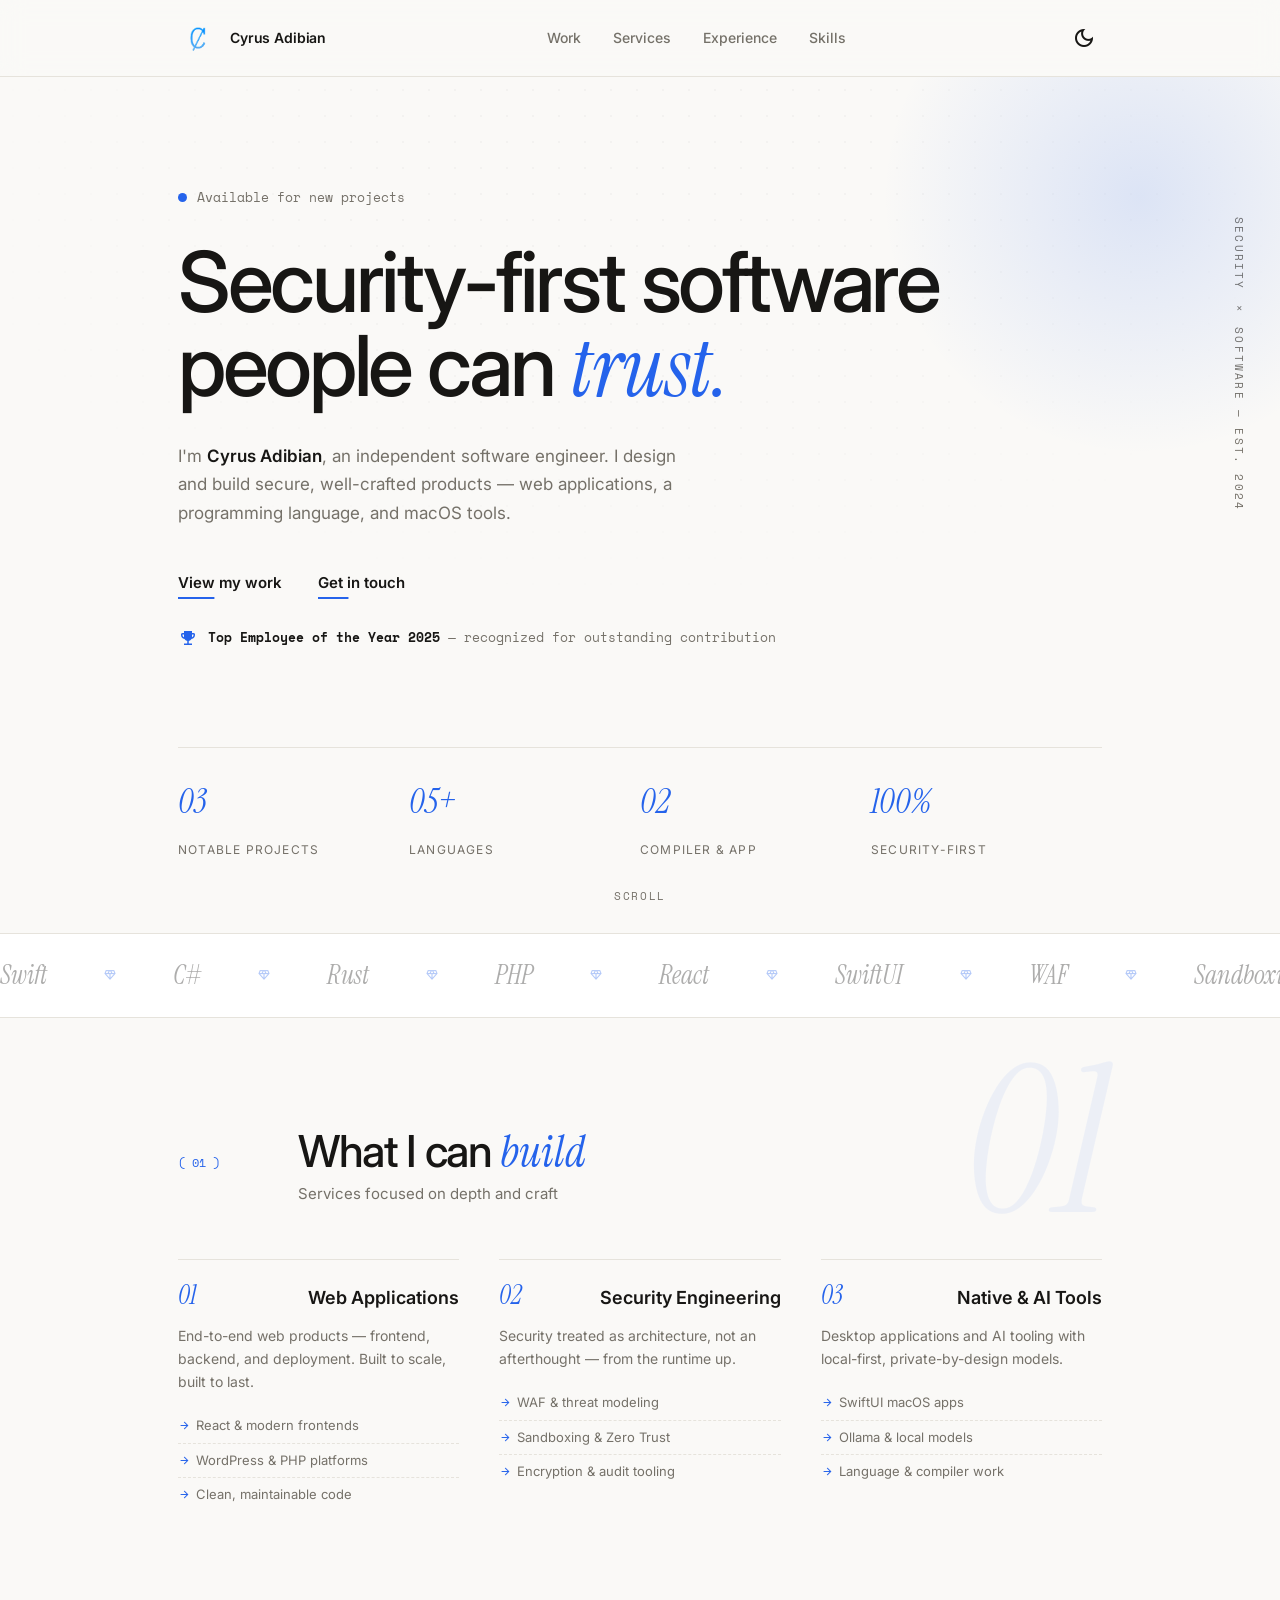
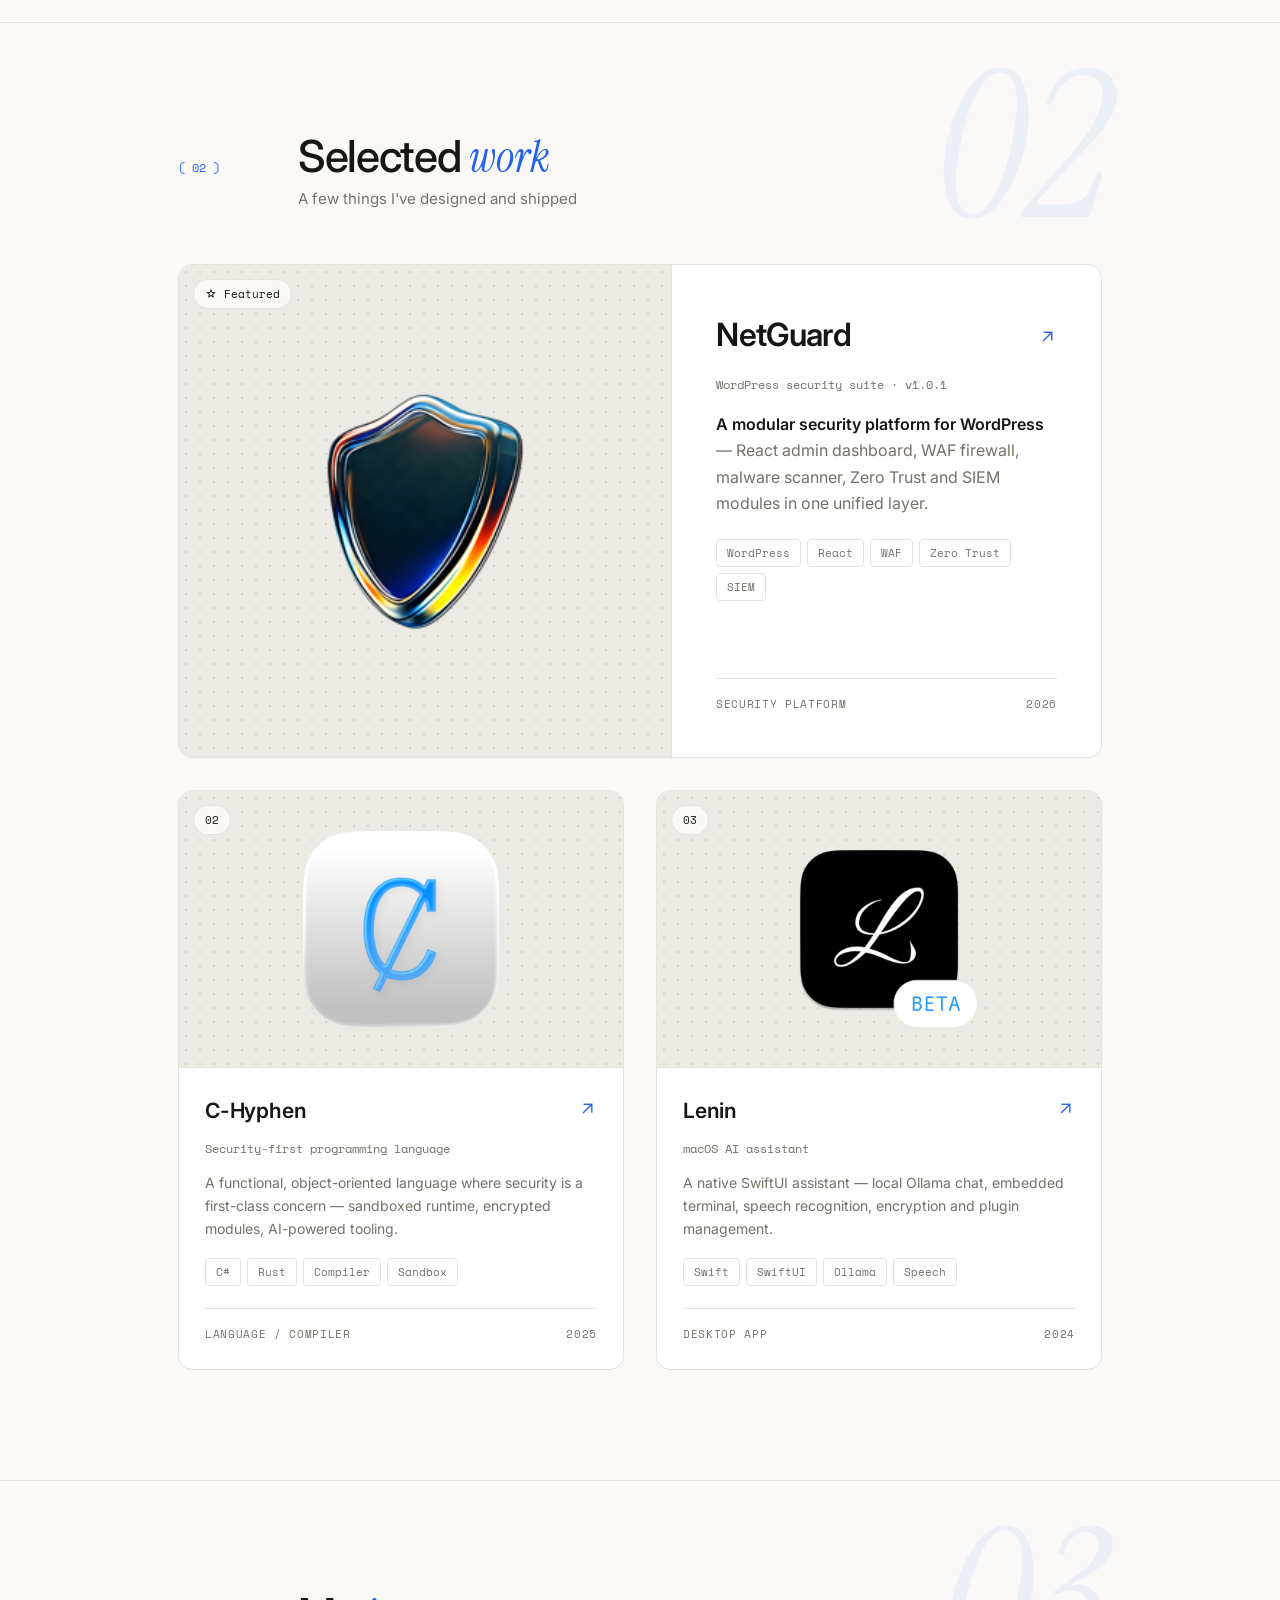
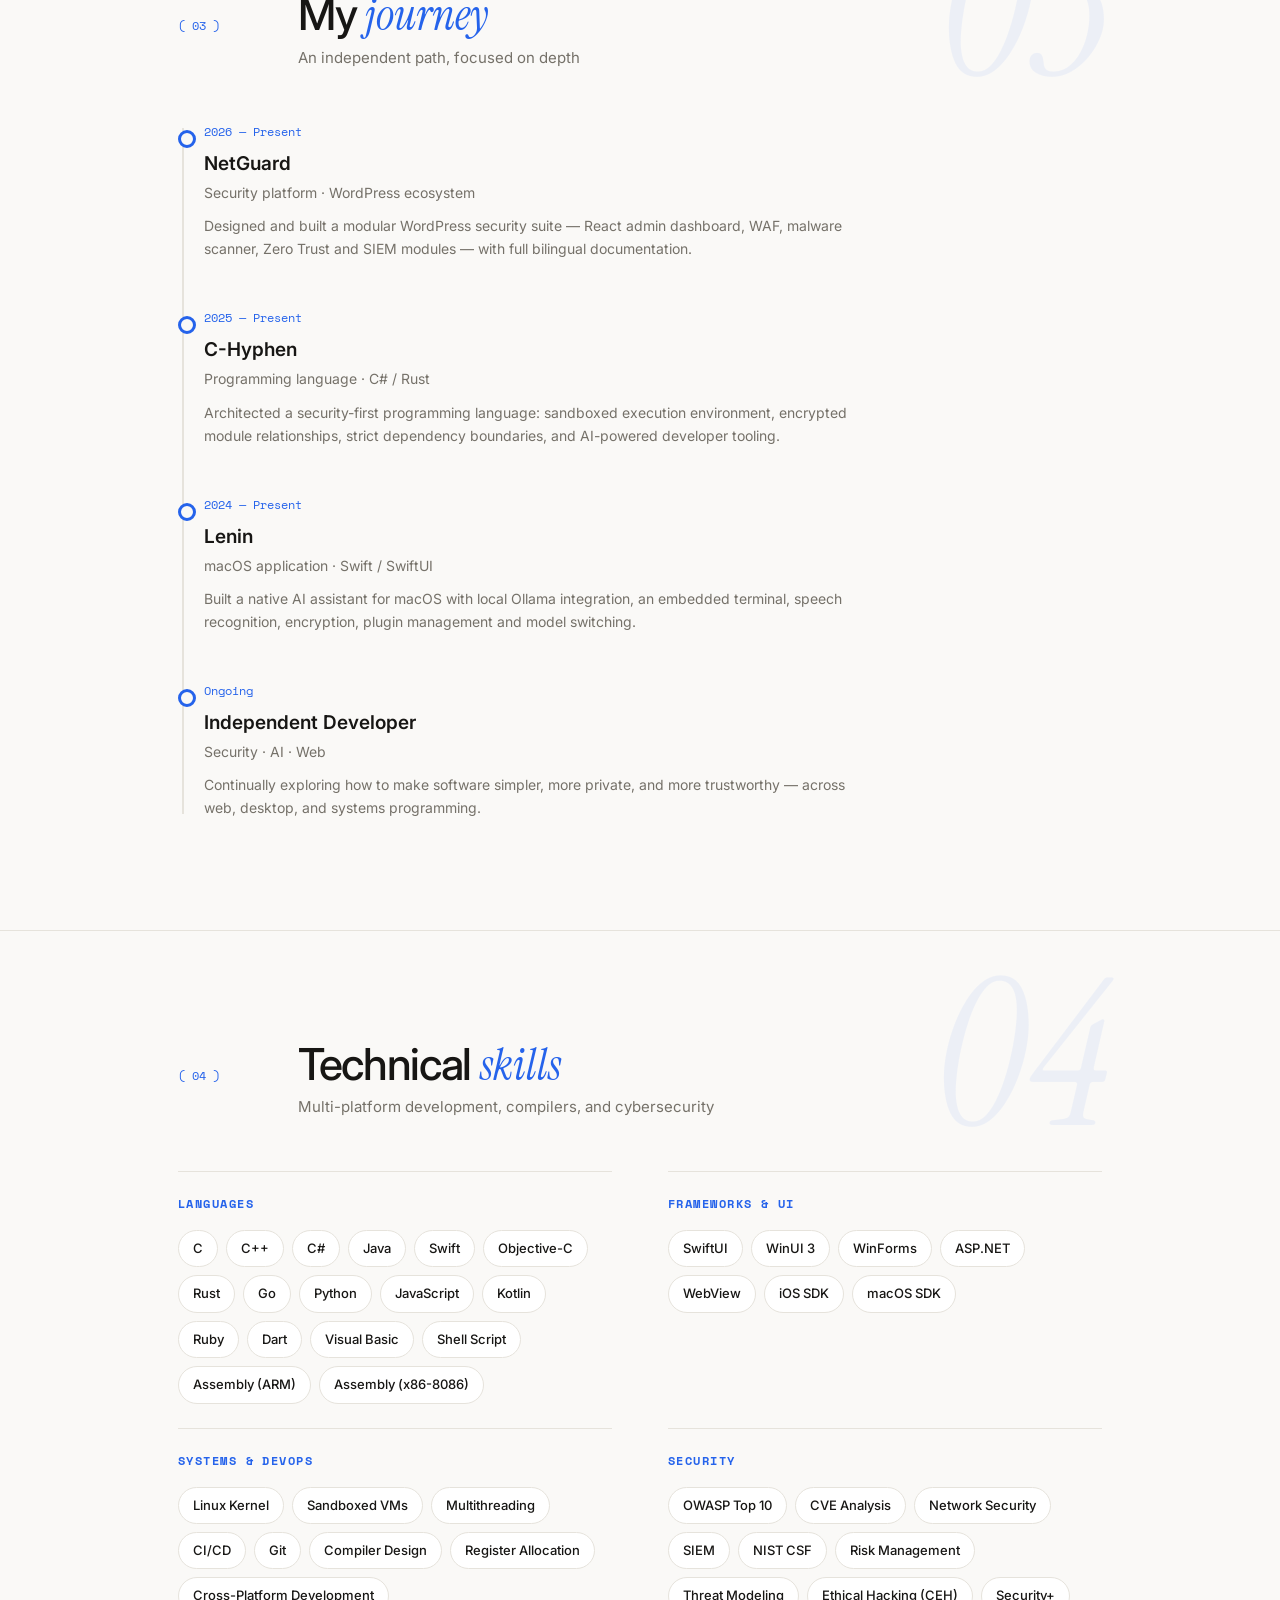
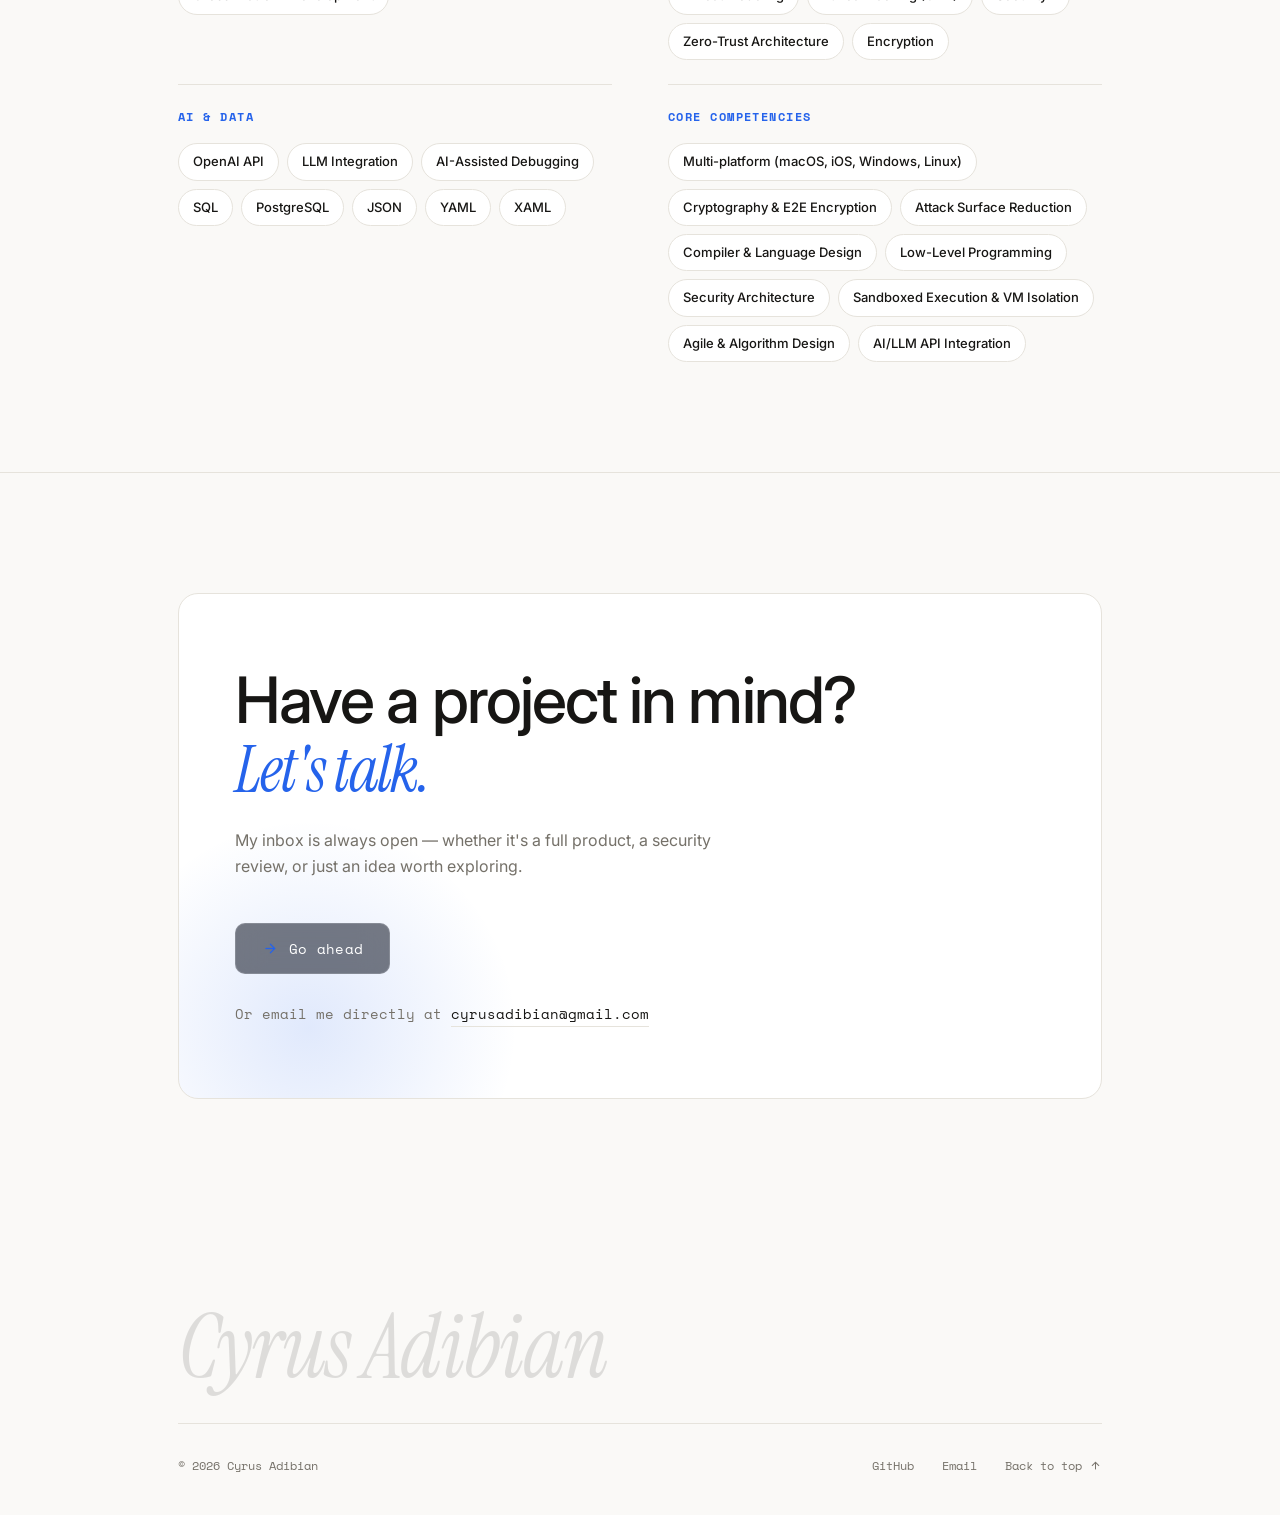
<file: index.html>
<!DOCTYPE html>
<html lang="en">
<head>
  <meta charset="UTF-8">
  <meta name="viewport" content="width=device-width, initial-scale=1.0">
  <title>Cyrus Adibian — Software Engineer | Security-First Developer</title>
  <meta name="description" content="Cyrus Adibian is a software engineer specializing in security-first development: web applications, a security-first programming language, and macOS AI tools. Available for new projects.">
  <meta name="keywords" content="Cyrus Adibian, software engineer, security-first developer, cybersecurity, compiler design, macOS developer, SwiftUI, React, WordPress security, programming language">
  <meta name="author" content="Cyrus Adibian">
  <meta name="robots" content="index, follow">
  <meta name="theme-color" content="#2563eb">
  <link rel="canonical" href="https://cyrusadibian.github.io/">
  <link rel="icon" href="assets/portfolio-logo.png" type="image/png" sizes="512x512">
  <link rel="apple-touch-icon" href="assets/portfolio-logo.png" sizes="512x512">
  <link rel="preconnect" href="https://fonts.googleapis.com">
  <link rel="preconnect" href="https://fonts.gstatic.com" crossorigin>
  <link href="https://fonts.googleapis.com/css2?family=Inter:wght@300;400;500;600&family=Instrument+Serif:ital@0;1&family=Space+Mono:wght@400&display=swap" rel="stylesheet">
  <link href="https://fonts.googleapis.com/css2?family=Material+Symbols+Outlined:opsz,wght,FILL,GRAD@20..48,100..700,0..1,-50..200" rel="stylesheet">

  <meta property="og:type" content="website">
  <meta property="og:site_name" content="Cyrus Adibian">
  <meta property="og:title" content="Cyrus Adibian — Software Engineer | Security-First Developer">
  <meta property="og:description" content="Software engineer building secure, well-crafted products: web applications, a security-first programming language, and macOS AI tools.">
  <meta property="og:url" content="https://cyrusadibian.github.io/">
  <meta property="og:image" content="https://cyrusadibian.github.io/assets/portfolio-logo.png">
  <meta property="og:image:width" content="500">
  <meta property="og:image:height" content="500">
  <meta property="og:image:alt" content="Cyrus Adibian logo">
  <meta property="og:locale" content="en_US">

  <meta name="twitter:card" content="summary">
  <meta name="twitter:title" content="Cyrus Adibian — Software Engineer | Security-First Developer">
  <meta name="twitter:description" content="Software engineer building secure, well-crafted products: web applications, a security-first programming language, and macOS AI tools.">
  <meta name="twitter:image" content="https://cyrusadibian.github.io/assets/portfolio-logo.png">

  <script type="application/ld+json">
  {
    "@context": "https://schema.org",
    "@type": "Person",
    "name": "Cyrus Adibian",
    "url": "https://cyrusadibian.github.io/",
    "email": "mailto:cyrusadibian@gmail.com",
    "jobTitle": "Software Engineer",
    "sameAs": [
      "https://github.com/CyrusAdibian",
      "https://github.com/CyrusAdibian/C-Hyphen",
      "https://github.com/CyrusAdibian/Lenin"
    ],
    "knowsAbout": [
      "Software Engineering",
      "Cybersecurity",
      "Compiler Design",
      "macOS Development",
      "SwiftUI",
      "WordPress Security",
      "AI and LLM Integration"
    ]
  }
  </script>

  <script type="application/ld+json">
  {
    "@context": "https://schema.org",
    "@type": "WebSite",
    "name": "Cyrus Adibian",
    "url": "https://cyrusadibian.github.io/"
  }
  </script>

  <script type="application/ld+json">
  {
    "@context": "https://schema.org",
    "@type": "ItemList",
    "name": "Cyrus Adibian — Selected Work",
    "itemListElement": [
      {
        "@type": "SoftwareApplication",
        "position": 1,
        "name": "NetGuard",
        "url": "https://cyrusadibian.github.io/NetGuard/",
        "applicationCategory": "SecurityApplication",
        "operatingSystem": "WordPress",
        "description": "A modular WordPress security platform with a React admin dashboard, WAF firewall, malware scanner, Zero Trust and SIEM modules."
      },
      {
        "@type": "SoftwareSourceCode",
        "position": 2,
        "name": "C-Hyphen",
        "url": "https://github.com/CyrusAdibian/C-Hyphen",
        "codeRepository": "https://github.com/CyrusAdibian/C-Hyphen",
        "programmingLanguage": "C#",
        "description": "A security-first, functional object-oriented programming language with a sandboxed runtime and encrypted modules."
      },
      {
        "@type": "SoftwareApplication",
        "position": 3,
        "name": "Lenin",
        "url": "https://github.com/CyrusAdibian/Lenin",
        "applicationCategory": "DeveloperApplication",
        "operatingSystem": "macOS",
        "description": "A native SwiftUI macOS AI assistant with local Ollama chat, embedded terminal, speech recognition and encryption."
      }
    ]
  }
  </script>
  <style>
    :root {
      --bg: #faf9f7;
      --surface: #ffffff;
      --fg: #171614;
      --muted: #757169;
      --line: #e6e3dc;
      --accent: #2563eb;
      --accent-ink: #1d4ed8;
      --mono: "Space Mono", ui-monospace, monospace;
      --serif: "Instrument Serif", Georgia, serif;
    }

    @media (prefers-color-scheme: dark) {
      :root:not([data-theme="light"]) {
        --bg: #0f0e0c;
        --surface: #16150f;
        --fg: #f2f0ea;
        --muted: #989389;
        --line: #28261f;
        --accent: #60a5fa;
        --accent-ink: #93c5fd;
      }
    }

    :root[data-theme="dark"] {
      --bg: #0f0e0c;
      --surface: #16150f;
      --fg: #f2f0ea;
      --muted: #989389;
      --line: #28261f;
      --accent: #60a5fa;
      --accent-ink: #93c5fd;
    }

    * { margin: 0; padding: 0; box-sizing: border-box; }

    html { scroll-behavior: smooth; }

    section[id] { scroll-margin-top: 92px; }

    body {
      font-family: "Inter", -apple-system, BlinkMacSystemFont, "Segoe UI", sans-serif;
      font-weight: 400;
      background: var(--bg);
      color: var(--fg);
      line-height: 1.65;
      -webkit-font-smoothing: antialiased;
      overflow-x: hidden;
    }

    ::selection { background: var(--accent); color: #fff; }

    .serif { font-family: var(--serif); font-style: italic; font-weight: 400; }

    .wrap { max-width: 980px; margin: 0 auto; padding: 0 28px; }

    header {
      position: sticky;
      top: 0;
      z-index: 50;
      background: color-mix(in srgb, var(--bg) 85%, transparent);
      backdrop-filter: blur(12px);
      -webkit-backdrop-filter: blur(12px);
      border-bottom: 1px solid var(--line);
    }

    nav {
      display: flex;
      align-items: center;
      justify-content: space-between;
      height: 76px;
      font-size: 14px;
    }

    nav .brand { display: flex; align-items: center; gap: 12px; text-decoration: none; }

    nav .brand img { width: 40px; height: 40px; border-radius: 10px; display: block; transition: transform 0.3s ease; }

    nav .brand:hover img { transform: rotate(-6deg) scale(1.05); }

    nav .brand span { font-weight: 600; letter-spacing: -0.01em; color: var(--fg); }

    nav ul { display: flex; gap: 32px; list-style: none; }

    nav a.link {
      color: var(--muted);
      text-decoration: none;
      font-weight: 500;
      position: relative;
      transition: color 0.2s ease;
    }

    nav a.link::after {
      content: "";
      position: absolute;
      left: 0;
      bottom: -6px;
      width: 0;
      height: 2px;
      border-radius: 2px;
      background: var(--accent);
      transition: width 0.25s ease;
    }

    nav a.link:hover, nav a.link.active { color: var(--fg); }

    nav a.link:hover::after, nav a.link.active::after { width: 100%; }

    nav .cta-group { display: flex; align-items: center; gap: 16px; }

    .theme-toggle {
      background: none;
      border: none;
      border-radius: 8px;
      width: 36px;
      height: 36px;
      font-size: 20px;
      color: var(--fg);
      cursor: pointer;
      display: flex;
      align-items: center;
      justify-content: center;
      transition: color 0.2s ease, transform 0.2s ease;
    }

    .theme-toggle:hover { color: var(--accent); transform: rotate(12deg); }

    .progress {
      position: fixed;
      top: 0;
      left: 0;
      height: 3px;
      width: 0;
      background: var(--accent);
      z-index: 60;
      transition: width 0.1s linear;
    }

    .hero { padding: 110px 0 72px; border-bottom: 1px solid var(--line); position: relative; overflow: hidden; }

    .hero::before {
      content: "";
      position: absolute;
      inset: 0;
      background-image: radial-gradient(color-mix(in srgb, var(--fg) 12%, transparent) 1px, transparent 1px);
      background-size: 26px 26px;
      opacity: 0.25;
      mask-image: radial-gradient(ellipse 75% 65% at 50% 15%, #000 25%, transparent 75%);
      -webkit-mask-image: radial-gradient(ellipse 75% 65% at 50% 15%, #000 25%, transparent 75%);
      pointer-events: none;
    }

    .hero::after {
      content: "";
      position: absolute;
      top: -140px;
      right: -120px;
      width: 520px;
      height: 520px;
      background: radial-gradient(circle, color-mix(in srgb, var(--accent) 14%, transparent), transparent 70%);
      pointer-events: none;
    }

    .hero-grid {
      display: block;
      max-width: 820px;
      position: relative;
    }

    .hero .scroll-hint {
      position: absolute;
      bottom: 28px;
      left: 50%;
      transform: translateX(-50%);
      font-family: var(--mono);
      font-size: 11px;
      color: var(--muted);
      letter-spacing: 0.15em;
      text-transform: uppercase;
      animation: bob 2.2s ease-in-out infinite;
    }

    @keyframes bob { 0%, 100% { transform: translate(-50%, 0); } 50% { transform: translate(-50%, 6px); } }

    .hero .side-note {
      position: absolute;
      right: 32px;
      top: 140px;
      writing-mode: vertical-rl;
      font-family: var(--mono);
      font-size: 11px;
      color: var(--muted);
      letter-spacing: 0.2em;
      text-transform: uppercase;
    }

    .kicker {
      display: flex;
      align-items: center;
      gap: 10px;
      font-family: var(--mono);
      font-size: 13px;
      color: var(--muted);
      margin-bottom: 32px;
    }

    .kicker .dot {
      width: 9px;
      height: 9px;
      border-radius: 50%;
      background: var(--accent);
      animation: pulse 2.2s ease-in-out infinite;
    }

    @keyframes pulse { 0%, 100% { opacity: 1; } 50% { opacity: 0.3; } }

    .hero h1 {
      font-size: clamp(48px, 8vw, 84px);
      font-weight: 500;
      letter-spacing: -0.04em;
      line-height: 1.0;
      margin-bottom: 32px;
      max-width: 820px;
    }

    .hero h1 .serif { font-weight: 400; letter-spacing: -0.01em; }

    .hero h1 .ink { color: var(--accent); }

    .hero .lede {
      font-size: 17px;
      color: var(--muted);
      max-width: 520px;
      margin-bottom: 44px;
    }

    .hero .lede strong { color: var(--fg); font-weight: 600; }

    .hero-actions { display: flex; gap: 36px; flex-wrap: wrap; }

    .hero-actions a {
      font-size: 15px;
      font-weight: 600;
      color: var(--fg);
      text-decoration: none;
      position: relative;
      padding-bottom: 4px;
    }

    .hero-actions a::after {
      content: "";
      position: absolute;
      left: 0;
      bottom: 0;
      width: 100%;
      height: 2px;
      background: var(--accent);
      transform: scaleX(0.35);
      transform-origin: left;
      transition: transform 0.3s ease;
    }

    .hero-actions a:hover::after { transform: scaleX(1); }

    .award {
      display: inline-flex;
      align-items: center;
      gap: 10px;
      font-family: var(--mono);
      font-size: 13px;
      color: var(--muted);
      margin-top: 28px;
    }

    .award .material-symbols-outlined {
      font-size: 20px;
      color: var(--accent);
      font-variation-settings: "FILL" 1;
    }

    .award strong { color: var(--fg); font-weight: 600; }

    .stats {
      display: grid;
      grid-template-columns: repeat(4, 1fr);
      margin-top: 92px;
      border-top: 1px solid var(--line);
    }

    .stat { padding: 26px 20px 0 0; }

    .stat .num {
      font-family: var(--serif);
      font-style: italic;
      font-size: 34px;
      display: block;
      margin-bottom: 4px;
      color: var(--accent);
      transition: transform 0.25s ease;
    }

    .stat:hover .num { transform: translateX(4px) scale(1.05); }

    .stat .label { font-size: 12px; color: var(--muted); text-transform: uppercase; letter-spacing: 0.1em; }

    .marquee {
      border-bottom: 1px solid var(--line);
      overflow: hidden;
      background: var(--surface);
      padding: 20px 0;
    }

    .marquee .track {
      display: flex;
      gap: 56px;
      width: max-content;
      animation: scroll 26s linear infinite;
    }

    .marquee:hover .track { animation-play-state: paused; }

    @keyframes scroll { from { transform: translateX(0); } to { transform: translateX(-50%); } }

    .marquee span {
      display: flex;
      align-items: center;
      gap: 56px;
      font-family: var(--serif);
      font-style: italic;
      font-size: 26px;
      color: var(--fg);
      opacity: 0.35;
      white-space: nowrap;
      transition: opacity 0.3s ease;
    }

    .marquee:hover span { opacity: 0.7; }

    .marquee span::after {
      content: "diamond";
      font-family: "Material Symbols Outlined";
      font-style: normal;
      font-size: 14px;
      color: var(--accent);
      opacity: 1;
    }

    section.block { padding: 110px 0; border-bottom: 1px solid var(--line); }

    .section-head {
      display: grid;
      grid-template-columns: 96px 1fr;
      gap: 24px;
      align-items: baseline;
      margin-bottom: 56px;
      position: relative;
    }

    .section-head .ghost {
      position: absolute;
      top: -88px;
      right: -8px;
      font-family: var(--serif);
      font-style: italic;
      font-size: clamp(120px, 16vw, 220px);
      line-height: 1;
      color: var(--accent);
      opacity: 0.06;
      pointer-events: none;
      user-select: none;
      z-index: -1;
    }

    .section-head .index { font-family: var(--mono); font-size: 12px; color: var(--accent); }

    .section-head h2 {
      font-size: clamp(32px, 4vw, 44px);
      font-weight: 500;
      letter-spacing: -0.03em;
      line-height: 1.08;
    }

    .section-head h2 .serif { color: var(--accent); letter-spacing: 0; }

    .section-head h2 small {
      display: block;
      font-size: 15px;
      font-weight: 400;
      color: var(--muted);
      letter-spacing: 0;
      margin-top: 10px;
    }

    .services { display: grid; grid-template-columns: repeat(3, 1fr); gap: 40px; }

    .service {
      border-top: 1px solid var(--line);
      padding-top: 22px;
      transition: border-color 0.25s ease;
    }

    .service:hover { border-color: var(--accent); }

    .service .s-top {
      display: flex;
      justify-content: space-between;
      align-items: baseline;
      gap: 16px;
      margin-bottom: 12px;
    }

    .service .s-top h3 { font-size: 18px; font-weight: 600; }

    .service .s-index {
      font-family: var(--serif);
      font-style: italic;
      font-size: 26px;
      color: var(--accent);
      line-height: 1;
    }

    .service p { font-size: 14px; color: var(--muted); margin-bottom: 16px; }

    .service ul { list-style: none; }

    .service li {
      font-size: 13px;
      color: var(--muted);
      padding: 6px 0 6px 18px;
      position: relative;
      border-top: 1px dashed var(--line);
    }

    .service li:first-child { border-top: none; }

    .service li::before {
      content: "arrow_forward";
      font-family: "Material Symbols Outlined";
      font-size: 13px;
      position: absolute;
      left: 0;
      top: 6px;
      color: var(--accent);
    }

    .grid-2 { display: grid; grid-template-columns: repeat(2, 1fr); gap: 32px; }

    .project {
      display: block;
      background: var(--surface);
      border: 1px solid var(--line);
      border-radius: 14px;
      overflow: hidden;
      text-decoration: none;
      color: inherit;
      transition: transform 0.3s ease, box-shadow 0.3s ease, border-color 0.3s ease;
    }

    .project:hover {
      transform: translateY(-4px);
      border-color: var(--fg);
      box-shadow: 0 24px 48px -24px color-mix(in srgb, var(--fg) 18%, transparent);
    }

    .project figure {
      position: relative;
      aspect-ratio: 16 / 10;
      overflow: hidden;
      background: var(--line);
      border-bottom: 1px solid var(--line);
    }

    .project figure.bg-tile { background-color: #eceae4; background-image: radial-gradient(#d6d2c8 1px, transparent 1px); background-size: 14px 14px; }

    @media (prefers-color-scheme: dark) { .project figure.bg-tile { background-color: #1c1a14; background-image: radial-gradient(#33312a 1px, transparent 1px); } }

    .project img {
      width: 100%;
      height: 100%;
      object-fit: cover;
      display: block;
      transition: transform 0.6s cubic-bezier(0.2, 0.8, 0.2, 1);
    }

    .project figure::after {
      content: "";
      position: absolute;
      inset: 0;
      background: linear-gradient(to top, rgba(10, 10, 10, 0.5), transparent 55%);
      opacity: 0;
      transition: opacity 0.3s ease;
    }

    .project:hover figure::after { opacity: 1; }

    .project .figure-link {
      position: absolute;
      bottom: 16px;
      left: 16px;
      display: inline-flex;
      align-items: center;
      gap: 8px;
      font-family: var(--mono);
      font-size: 12px;
      color: #fff;
      opacity: 0;
      transform: translateY(6px);
      transition: opacity 0.3s ease, transform 0.3s ease;
    }

    .project .figure-link .material-symbols-outlined { font-size: 16px; }

    .project:hover .figure-link { opacity: 1; transform: none; }

    .project figure.contain img { object-fit: contain; padding: 40px; }

    .project:hover img { transform: scale(1.04); }

    .project .proj-num {
      position: absolute;
      top: 14px;
      left: 14px;
      font-family: var(--mono);
      font-size: 11px;
      background: var(--bg);
      color: var(--fg);
      border: 1px solid var(--line);
      padding: 5px 11px;
      border-radius: 999px;
    }

    .project-body { padding: 26px; }

    .project-body .top {
      display: flex;
      justify-content: space-between;
      align-items: baseline;
      gap: 12px;
      margin-bottom: 10px;
    }

    .project-body h3 { font-size: 21px; font-weight: 600; letter-spacing: -0.01em; }

    .project-body .arrow { font-size: 18px; color: var(--accent); transition: transform 0.3s ease; }
    .project:hover .arrow { transform: translateX(5px); }

    .project-body .meta { font-family: var(--mono); font-size: 12px; color: var(--muted); margin-bottom: 12px; }

    .project-body p { font-size: 14px; color: var(--muted); margin-bottom: 18px; }

    .project .proj-foot {
      margin-top: 22px;
      padding-top: 16px;
      border-top: 1px solid var(--line);
      display: flex;
      justify-content: space-between;
      gap: 16px;
      font-family: var(--mono);
      font-size: 11px;
      color: var(--muted);
      text-transform: uppercase;
      letter-spacing: 0.06em;
    }

    .grid-featured { margin-bottom: 32px; }

    .project--featured { display: grid; grid-template-columns: 1.15fr 1fr; }

    .project--featured figure {
      aspect-ratio: auto;
      min-height: 420px;
      border-right: 1px solid var(--line);
      border-bottom: none;
    }

    .project--featured figure.contain img { padding: 60px; }

    .project--featured .project-body {
      padding: 44px;
      display: flex;
      flex-direction: column;
    }

    .project--featured .project-body .top { margin-bottom: 14px; }

    .project--featured h3 { font-size: 32px; letter-spacing: -0.02em; }

    .project--featured .meta { margin-bottom: 16px; }

    .project--featured .big {
      font-size: 16px;
      color: var(--muted);
      margin-bottom: 22px;
    }

    .project--featured .big strong { color: var(--fg); font-weight: 600; }

    .project--featured .proj-foot { margin-top: auto; }

    .tags { display: flex; flex-wrap: wrap; gap: 6px; }

    .tag {
      font-family: var(--mono);
      font-size: 11px;
      padding: 4px 10px;
      border: 1px solid var(--line);
      border-radius: 4px;
      color: var(--muted);
      transition: border-color 0.2s ease, color 0.2s ease;
    }

    .project:hover .tag { border-color: color-mix(in srgb, var(--accent) 40%, var(--line)); }

    .timeline { position: relative; padding-left: 26px; }

    .timeline::before {
      content: "";
      position: absolute;
      left: 4px;
      top: 6px;
      bottom: 6px;
      width: 2px;
      background: var(--line);
    }

    .entry { position: relative; padding-bottom: 48px; }

    .entry:last-child { padding-bottom: 0; }

    .entry::before {
      content: "";
      position: absolute;
      left: -26px;
      top: 8px;
      width: 12px;
      height: 12px;
      border-radius: 50%;
      background: var(--bg);
      border: 3px solid var(--accent);
    }

    .entry .when {
      font-family: var(--mono);
      font-size: 12px;
      color: var(--accent);
      margin-bottom: 6px;
      display: block;
    }

    .entry h3 { font-size: 19px; font-weight: 600; margin-bottom: 2px; }

    .entry .role { font-size: 14px; color: var(--muted); margin-bottom: 10px; }

    .entry p { font-size: 14px; color: var(--muted); max-width: 660px; }

    .stack { display: grid; grid-template-columns: repeat(2, 1fr); gap: 24px 56px; }

    .stack-group { border-top: 1px solid var(--line); padding-top: 22px; }

    .stack-group h4 {
      font-family: var(--mono);
      font-size: 12px;
      text-transform: uppercase;
      letter-spacing: 0.12em;
      color: var(--accent);
      margin-bottom: 16px;
    }

    .stack-group .chips { display: flex; flex-wrap: wrap; gap: 8px; }

    .chip {
      font-size: 13px;
      font-weight: 500;
      padding: 7px 14px;
      border: 1px solid var(--line);
      border-radius: 999px;
      background: var(--surface);
      color: var(--fg);
      transition: border-color 0.2s ease, transform 0.2s ease;
    }

    .chip:hover { border-color: var(--accent); transform: translateY(-1px); }

    .contact { padding: 120px 0 140px; }

    .contact .band {
      background: var(--surface);
      border: 1px solid var(--line);
      border-radius: 20px;
      padding: 72px 56px;
      position: relative;
      overflow: hidden;
    }

    .contact .band::before {
      content: "";
      position: absolute;
      bottom: -140px;
      left: -80px;
      width: 420px;
      height: 420px;
      background: radial-gradient(circle, color-mix(in srgb, var(--accent) 14%, transparent), transparent 70%);
      pointer-events: none;
    }

    .contact h2 {
      font-size: clamp(38px, 6vw, 64px);
      font-weight: 500;
      letter-spacing: -0.03em;
      line-height: 1.05;
      margin-bottom: 24px;
      max-width: 700px;
      position: relative;
    }

    .contact h2 .serif { color: var(--accent); }

    .contact p { font-size: 16px; color: var(--muted); max-width: 480px; margin-bottom: 44px; position: relative; }

    .contact .direct-email {
      font-size: 14px;
      margin-top: 28px;
      margin-bottom: 0;
      font-family: var(--mono);
    }

    .contact .direct-email a {
      color: var(--fg);
      text-decoration: none;
      border-bottom: 1px solid var(--line);
      padding-bottom: 2px;
      transition: border-color 0.2s ease;
    }

    .contact .direct-email a:hover { border-color: var(--accent); }

    .contact .links {
      display: flex;
      gap: 20px;
      flex-wrap: wrap;
    }

    .contact .links .modal-trigger {
      display: inline-flex;
      align-items: center;
      gap: 10px;
      font-family: var(--mono);
      font-size: 14px;
      letter-spacing: 0.02em;
      text-decoration: none;
      cursor: pointer;
      padding: 14px 26px;
      border-radius: 10px;
      background: rgba(12, 18, 32, 0.55);
      -webkit-backdrop-filter: blur(14px);
      backdrop-filter: blur(14px);
      border: 1px solid rgba(255, 255, 255, 0.14);
      color: #fff;
      transition: background 0.25s ease, border-color 0.25s ease, transform 0.25s ease;
    }

    .contact .links .modal-trigger .material-symbols-outlined { font-size: 17px; color: var(--accent); }

    .contact .links .modal-trigger:hover { transform: translateY(-1px); background: rgba(255, 255, 255, 0.08); border-color: rgba(255, 255, 255, 0.3); }

    .modal {
      position: fixed;
      inset: 0;
      display: flex;
      align-items: center;
      justify-content: center;
      padding: 24px;
      z-index: 100;
      background: rgba(0, 0, 0, 0.55);
      -webkit-backdrop-filter: blur(8px);
      backdrop-filter: blur(8px);
      opacity: 0;
      visibility: hidden;
      transition: opacity 0.3s ease, visibility 0.3s ease;
    }

    .modal.open { opacity: 1; visibility: visible; }

    .modal-card {
      width: 100%;
      max-width: 460px;
      background: var(--surface);
      border: 1px solid var(--line);
      border-radius: 18px;
      padding: 44px;
      position: relative;
      box-shadow: 0 40px 80px -40px rgba(0, 0, 0, 0.4);
      transform: translateY(20px) scale(0.98);
      transition: transform 0.35s cubic-bezier(0.2, 0.8, 0.2, 1);
    }

    .modal.open .modal-card { transform: none; }

    .modal-close {
      position: absolute;
      top: 18px;
      right: 18px;
      width: 36px;
      height: 36px;
      display: flex;
      align-items: center;
      justify-content: center;
      border: none;
      border-radius: 50%;
      background: transparent;
      color: var(--muted);
      cursor: pointer;
      transition: color 0.2s ease, transform 0.2s ease;
    }

    .modal-close:hover { color: var(--accent); transform: rotate(90deg); }

    .modal-card h3 {
      font-size: 30px;
      font-weight: 500;
      letter-spacing: -0.02em;
      margin-bottom: 10px;
    }

    .modal-card h3 .serif { color: var(--accent); }

    .modal-sub { font-size: 14px; color: var(--muted); margin-bottom: 28px; }

    .field { margin-bottom: 20px; }

    .field label {
      display: block;
      font-family: var(--mono);
      font-size: 12px;
      color: var(--muted);
      margin-bottom: 8px;
    }

    .field input, .field textarea {
      width: 100%;
      background: var(--bg);
      border: 1px solid var(--line);
      border-radius: 8px;
      padding: 12px 14px;
      font-family: "Inter", sans-serif;
      font-size: 15px;
      color: var(--fg);
      outline: none;
      resize: vertical;
      transition: border-color 0.2s ease;
    }

    .field input:focus, .field textarea:focus { border-color: var(--accent); }

    .field input::placeholder, .field textarea::placeholder { color: color-mix(in srgb, var(--muted) 70%, transparent); }

    .submit-btn {
      display: inline-flex;
      align-items: center;
      gap: 10px;
      width: 100%;
      justify-content: center;
      font-family: var(--mono);
      font-size: 14px;
      letter-spacing: 0.02em;
      padding: 14px;
      border-radius: 10px;
      border: 1px solid var(--accent);
      background: var(--accent);
      color: #fff;
      cursor: pointer;
      transition: transform 0.2s ease, opacity 0.2s ease;
    }

    .submit-btn:hover { transform: translateY(-1px); opacity: 0.9; }

    .submit-btn .material-symbols-outlined { font-size: 17px; }

    footer { padding: 64px 0 40px; }

    footer .big {
      font-family: var(--serif);
      font-style: italic;
      font-size: clamp(44px, 8vw, 88px);
      letter-spacing: -0.02em;
      color: var(--fg);
      opacity: 0.12;
      line-height: 1;
      margin-bottom: 32px;
      user-select: none;
    }

    footer .inner {
      display: flex;
      justify-content: space-between;
      align-items: center;
      gap: 24px;
      flex-wrap: wrap;
      font-family: var(--mono);
      font-size: 12px;
      color: var(--muted);
      border-top: 1px solid var(--line);
      padding-top: 32px;
    }

    footer .links { display: flex; gap: 28px; }

    footer a { color: var(--muted); text-decoration: none; transition: color 0.2s ease; }

    footer a:hover { color: var(--accent); }

    .reveal { opacity: 0; transform: translateY(24px); transition: opacity 0.7s ease, transform 0.7s ease; }

    .reveal.visible { opacity: 1; transform: none; }

    @media (max-width: 860px) {
      .hero .side-note { display: none; }
      .hero .scroll-hint { display: none; }
      .hero-grid { gap: 40px; }
      .services { grid-template-columns: 1fr; gap: 36px; }
      .grid-2 { grid-template-columns: 1fr; }
      .project--featured { grid-template-columns: 1fr; }
      .project--featured figure {
        min-height: 0;
        aspect-ratio: 16 / 10;
        border-right: none;
        border-bottom: 1px solid var(--line);
      }
      .project--featured figure.contain img { padding: 40px; }
      .project--featured .project-body { padding: 32px; }
      .stack { grid-template-columns: 1fr; }
      .section-head { grid-template-columns: 1fr; gap: 8px; }
    }

    @media (max-width: 560px) {
      nav ul { display: none; }
      .hero { padding: 92px 0 56px; }
      .stats { grid-template-columns: repeat(2, 1fr); gap: 24px; }
      .stat { padding-right: 0; }
      section.block { padding: 80px 0; }
      .contact { padding: 88px 0 100px; }
      .contact .band { padding: 48px 28px; }
      .project figure.contain img { padding: 24px; }
    }
  </style>
</head>
<body id="top">
  <div class="progress" id="progress" aria-hidden="true"></div>
  <header>
    <div class="wrap">
      <nav>
        <a class="brand" href="#top">
          <img src="assets/portfolio-logo.png" alt="Cyrus Adibian logo" width="40" height="40">
          <span>Cyrus Adibian</span>
        </a>
        <ul>
          <li><a class="link" href="#work">Work</a></li>
          <li><a class="link" href="#services">Services</a></li>
          <li><a class="link" href="#experience">Experience</a></li>
          <li><a class="link" href="#stack">Skills</a></li>
        </ul>
        <div class="cta-group">
          <button class="theme-toggle" id="theme-toggle" aria-label="Toggle color theme">
            <span class="material-symbols-outlined" id="theme-icon" aria-hidden="true">dark_mode</span>
          </button>
        </div>
      </nav>
    </div>
  </header>

  <main>
    <section class="hero">
      <span class="side-note">Security × Software — est. 2024</span>
      <div class="wrap">
        <div class="hero-grid">
          <div class="hero-content">
            <p class="kicker"><span class="dot"></span>Available for new projects</p>
            <h1>Security-first software people can <span class="serif ink">trust.</span></h1>
            <p class="lede">I'm <strong>Cyrus Adibian</strong>, an independent software engineer. I design and build secure, well-crafted products — web applications, a programming language, and macOS tools.</p>
            <div class="hero-actions">
              <a href="#work">View my work</a>
              <a href="#contact">Get in touch</a>
            </div>
            <div class="award">
              <span class="material-symbols-outlined" aria-hidden="true">emoji_events</span>
              <span><strong>Top Employee of the Year 2025</strong> — recognized for outstanding contribution</span>
            </div>
          </div>
        </div>

        <div class="stats">
          <div class="stat"><span class="num">03</span><span class="label">Notable projects</span></div>
          <div class="stat"><span class="num">05+</span><span class="label">Languages</span></div>
          <div class="stat"><span class="num">02</span><span class="label">Compiler &amp; app</span></div>
          <div class="stat"><span class="num">100%</span><span class="label">Security-first</span></div>
        </div>
      </div>
      <span class="scroll-hint">Scroll</span>
    </section>

    <div class="marquee" aria-hidden="true">
      <div class="track">
        <span>Swift</span><span>C#</span><span>Rust</span><span>PHP</span><span>React</span><span>SwiftUI</span><span>WAF</span><span>Sandboxing</span><span>Zero Trust</span><span>Ollama</span>
        <span>Swift</span><span>C#</span><span>Rust</span><span>PHP</span><span>React</span><span>SwiftUI</span><span>WAF</span><span>Sandboxing</span><span>Zero Trust</span><span>Ollama</span>
      </div>
    </div>

    <section class="block" id="services">
      <div class="wrap">
        <div class="section-head reveal">
          <span class="ghost">01</span>
          <span class="index">( 01 )</span>
          <h2>What I can <span class="serif">build</span><small>Services focused on depth and craft</small></h2>
        </div>
        <div class="services">
          <div class="service reveal">
            <div class="s-top"><span class="s-index">01</span><h3>Web Applications</h3></div>
            <p>End-to-end web products — frontend, backend, and deployment. Built to scale, built to last.</p>
            <ul>
              <li>React &amp; modern frontends</li>
              <li>WordPress &amp; PHP platforms</li>
              <li>Clean, maintainable code</li>
            </ul>
          </div>
          <div class="service reveal">
            <div class="s-top"><span class="s-index">02</span><h3>Security Engineering</h3></div>
            <p>Security treated as architecture, not an afterthought — from the runtime up.</p>
            <ul>
              <li>WAF &amp; threat modeling</li>
              <li>Sandboxing &amp; Zero Trust</li>
              <li>Encryption &amp; audit tooling</li>
            </ul>
          </div>
          <div class="service reveal">
            <div class="s-top"><span class="s-index">03</span><h3>Native &amp; AI Tools</h3></div>
            <p>Desktop applications and AI tooling with local-first, private-by-design models.</p>
            <ul>
              <li>SwiftUI macOS apps</li>
              <li>Ollama &amp; local models</li>
              <li>Language &amp; compiler work</li>
            </ul>
          </div>
        </div>
      </div>
    </section>

    <section class="block" id="work">
      <div class="wrap">
        <div class="section-head reveal">
          <span class="ghost">02</span>
          <span class="index">( 02 )</span>
          <h2>Selected <span class="serif">work</span><small>A few things I've designed and shipped</small></h2>
        </div>
        <div class="grid-featured">

          <a class="project project--featured reveal" href="https://cyrusadibian.github.io/NetGuard/">
            <figure class="contain bg-tile">
              <span class="figure-link">Visit NetGuard <span class="material-symbols-outlined" aria-hidden="true">arrow_outward</span></span>
              <span class="proj-num"><span class="material-symbols-outlined" aria-hidden="true" style="font-size:12px; vertical-align:-1px;">star</span> Featured</span>
              <img src="assets/netguard-icon.png" alt="NetGuard icon" loading="lazy" decoding="async">
            </figure>
            <div class="project-body">
              <div class="top"><h3>NetGuard</h3><span class="arrow material-symbols-outlined" aria-hidden="true">arrow_outward</span></div>
              <p class="meta">WordPress security suite · v1.0.1</p>
              <p class="big"><strong>A modular security platform for WordPress</strong> — React admin dashboard, WAF firewall, malware scanner, Zero Trust and SIEM modules in one unified layer.</p>
              <div class="tags">
                <span class="tag">WordPress</span>
                <span class="tag">React</span>
                <span class="tag">WAF</span>
                <span class="tag">Zero Trust</span>
                <span class="tag">SIEM</span>
              </div>
              <div class="proj-foot">
                <span>Security Platform</span>
                <span>2026</span>
              </div>
            </div>
          </a>

        </div>
        <div class="grid-2">

          <a class="project reveal" href="https://github.com/CyrusAdibian/C-Hyphen" target="_blank" rel="noopener">
            <figure class="contain bg-tile">
              <span class="figure-link">View source <span class="material-symbols-outlined" aria-hidden="true">arrow_outward</span></span>
              <span class="proj-num">02</span>
              <img src="assets/chyphen-logo.png" alt="C-Hyphen logo" loading="lazy" decoding="async">
            </figure>
            <div class="project-body">
              <div class="top"><h3>C-Hyphen</h3><span class="arrow material-symbols-outlined" aria-hidden="true">arrow_outward</span></div>
              <p class="meta">Security-first programming language</p>
              <p>A functional, object-oriented language where security is a first-class concern — sandboxed runtime, encrypted modules, AI-powered tooling.</p>
              <div class="tags">
                <span class="tag">C#</span>
                <span class="tag">Rust</span>
                <span class="tag">Compiler</span>
                <span class="tag">Sandbox</span>
              </div>
              <div class="proj-foot">
                <span>Language / Compiler</span>
                <span>2025</span>
              </div>
            </div>
          </a>

          <a class="project reveal" href="https://github.com/CyrusAdibian/Lenin" target="_blank" rel="noopener">
            <figure class="contain bg-tile">
              <span class="figure-link">View source <span class="material-symbols-outlined" aria-hidden="true">arrow_outward</span></span>
              <span class="proj-num">03</span>
              <img src="assets/lenin-icon.png" alt="Lenin app icon" loading="lazy" decoding="async">
            </figure>
            <div class="project-body">
              <div class="top"><h3>Lenin</h3><span class="arrow material-symbols-outlined" aria-hidden="true">arrow_outward</span></div>
              <p class="meta">macOS AI assistant</p>
              <p>A native SwiftUI assistant — local Ollama chat, embedded terminal, speech recognition, encryption and plugin management.</p>
              <div class="tags">
                <span class="tag">Swift</span>
                <span class="tag">SwiftUI</span>
                <span class="tag">Ollama</span>
                <span class="tag">Speech</span>
              </div>
              <div class="proj-foot">
                <span>Desktop App</span>
                <span>2024</span>
              </div>
            </div>
          </a>

        </div>
      </div>
    </section>

    <section class="block" id="experience">
      <div class="wrap">
        <div class="section-head reveal">
          <span class="ghost">03</span>
          <span class="index">( 03 )</span>
          <h2>My <span class="serif">journey</span><small>An independent path, focused on depth</small></h2>
        </div>
        <div class="timeline">
          <div class="entry reveal">
            <span class="when">2026 — Present</span>
            <h3>NetGuard</h3>
            <p class="role">Security platform · WordPress ecosystem</p>
            <p>Designed and built a modular WordPress security suite — React admin dashboard, WAF, malware scanner, Zero Trust and SIEM modules — with full bilingual documentation.</p>
          </div>
          <div class="entry reveal">
            <span class="when">2025 — Present</span>
            <h3>C-Hyphen</h3>
            <p class="role">Programming language · C# / Rust</p>
            <p>Architected a security-first programming language: sandboxed execution environment, encrypted module relationships, strict dependency boundaries, and AI-powered developer tooling.</p>
          </div>
          <div class="entry reveal">
            <span class="when">2024 — Present</span>
            <h3>Lenin</h3>
            <p class="role">macOS application · Swift / SwiftUI</p>
            <p>Built a native AI assistant for macOS with local Ollama integration, an embedded terminal, speech recognition, encryption, plugin management and model switching.</p>
          </div>
          <div class="entry reveal">
            <span class="when">Ongoing</span>
            <h3>Independent Developer</h3>
            <p class="role">Security · AI · Web</p>
            <p>Continually exploring how to make software simpler, more private, and more trustworthy — across web, desktop, and systems programming.</p>
          </div>
        </div>
      </div>
    </section>

    <section class="block" id="stack">
      <div class="wrap">
        <div class="section-head reveal">
          <span class="ghost">04</span>
          <span class="index">( 04 )</span>
          <h2>Technical <span class="serif">skills</span><small>Multi-platform development, compilers, and cybersecurity</small></h2>
        </div>
        <div class="stack">
          <div class="stack-group reveal">
            <h4>Languages</h4>
            <div class="chips">
              <span class="chip">C</span>
              <span class="chip">C++</span>
              <span class="chip">C#</span>
              <span class="chip">Java</span>
              <span class="chip">Swift</span>
              <span class="chip">Objective-C</span>
              <span class="chip">Rust</span>
              <span class="chip">Go</span>
              <span class="chip">Python</span>
              <span class="chip">JavaScript</span>
              <span class="chip">Kotlin</span>
              <span class="chip">Ruby</span>
              <span class="chip">Dart</span>
              <span class="chip">Visual Basic</span>
              <span class="chip">Shell Script</span>
              <span class="chip">Assembly (ARM)</span>
              <span class="chip">Assembly (x86-8086)</span>
            </div>
          </div>
          <div class="stack-group reveal">
            <h4>Frameworks &amp; UI</h4>
            <div class="chips">
              <span class="chip">SwiftUI</span>
              <span class="chip">WinUI 3</span>
              <span class="chip">WinForms</span>
              <span class="chip">ASP.NET</span>
              <span class="chip">WebView</span>
              <span class="chip">iOS SDK</span>
              <span class="chip">macOS SDK</span>
            </div>
          </div>
          <div class="stack-group reveal">
            <h4>Systems &amp; DevOps</h4>
            <div class="chips">
              <span class="chip">Linux Kernel</span>
              <span class="chip">Sandboxed VMs</span>
              <span class="chip">Multithreading</span>
              <span class="chip">CI/CD</span>
              <span class="chip">Git</span>
              <span class="chip">Compiler Design</span>
              <span class="chip">Register Allocation</span>
              <span class="chip">Cross-Platform Development</span>
            </div>
          </div>
          <div class="stack-group reveal">
            <h4>Security</h4>
            <div class="chips">
              <span class="chip">OWASP Top 10</span>
              <span class="chip">CVE Analysis</span>
              <span class="chip">Network Security</span>
              <span class="chip">SIEM</span>
              <span class="chip">NIST CSF</span>
              <span class="chip">Risk Management</span>
              <span class="chip">Threat Modeling</span>
              <span class="chip">Ethical Hacking (CEH)</span>
              <span class="chip">Security+</span>
              <span class="chip">Zero-Trust Architecture</span>
              <span class="chip">Encryption</span>
            </div>
          </div>
          <div class="stack-group reveal">
            <h4>AI &amp; Data</h4>
            <div class="chips">
              <span class="chip">OpenAI API</span>
              <span class="chip">LLM Integration</span>
              <span class="chip">AI-Assisted Debugging</span>
              <span class="chip">SQL</span>
              <span class="chip">PostgreSQL</span>
              <span class="chip">JSON</span>
              <span class="chip">YAML</span>
              <span class="chip">XAML</span>
            </div>
          </div>
          <div class="stack-group reveal">
            <h4>Core Competencies</h4>
            <div class="chips">
              <span class="chip">Multi-platform (macOS, iOS, Windows, Linux)</span>
              <span class="chip">Cryptography &amp; E2E Encryption</span>
              <span class="chip">Attack Surface Reduction</span>
              <span class="chip">Compiler &amp; Language Design</span>
              <span class="chip">Low-Level Programming</span>
              <span class="chip">Security Architecture</span>
              <span class="chip">Sandboxed Execution &amp; VM Isolation</span>
              <span class="chip">Agile &amp; Algorithm Design</span>
              <span class="chip">AI/LLM API Integration</span>
            </div>
          </div>
        </div>
      </div>
    </section>

    <section class="contact" id="contact">
      <div class="wrap">
        <div class="band">
          <h2 class="reveal">Have a project in mind?<br><span class="serif">Let's talk.</span></h2>
          <p class="reveal">My inbox is always open — whether it's a full product, a security review, or just an idea worth exploring.</p>
          <div class="links reveal">
            <button class="modal-trigger" type="button" data-modal-open><span class="material-symbols-outlined" aria-hidden="true">arrow_forward</span>Go ahead</button>
          </div>
          <p class="reveal direct-email">Or email me directly at <a href="mailto:cyrusadibian@gmail.com">cyrusadibian@gmail.com</a></p>
        </div>
      </div>
    </section>
  </main>

  <footer>
    <div class="wrap">
      <div class="big">Cyrus Adibian</div>
      <div class="inner">
        <span>© 2026 Cyrus Adibian</span>
        <div class="links">
          <a href="https://github.com/CyrusAdibian" target="_blank" rel="noopener">GitHub</a>
          <a href="mailto:cyrusadibian@gmail.com">Email</a>
          <a href="#top">Back to top <span class="material-symbols-outlined" aria-hidden="true" style="font-size:13px; vertical-align:-2px;">arrow_upward</span></a>
        </div>
      </div>
    </div>
  </footer>

  <div class="modal" id="contact-modal" role="dialog" aria-modal="true" aria-labelledby="modal-title">
    <div class="modal-card">
      <button class="modal-close" type="button" data-modal-close aria-label="Close">
        <span class="material-symbols-outlined" aria-hidden="true">close</span>
      </button>
      <h3 id="modal-title">What do you <span class="serif">want?</span></h3>
      <p class="modal-sub">Tell me about your project — I'll get back to you as soon as I can.</p>
      <form id="contact-form" novalidate>
        <div class="field">
          <label for="f-name">Name</label>
          <input id="f-name" name="name" type="text" placeholder="Your name" required>
        </div>
        <div class="field">
          <label for="f-email">Email</label>
          <input id="f-email" name="email" type="email" placeholder="you@example.com" required>
        </div>
        <div class="field">
          <label for="f-message">What do you want?</label>
          <textarea id="f-message" name="message" rows="4" placeholder="I'm looking for…" required></textarea>
        </div>
        <button class="submit-btn" type="submit"><span class="material-symbols-outlined" aria-hidden="true">send</span>Send message</button>
      </form>
    </div>
  </div>

  <script>
    const toggleBtn = document.getElementById("theme-toggle");
    const saved = localStorage.getItem("theme");
    if (saved === "dark" || saved === "light") {
      document.documentElement.setAttribute("data-theme", saved);
    }
    const themeIcon = document.getElementById("theme-icon");
    const setIcon = () => {
      const dark = document.documentElement.getAttribute("data-theme") === "dark";
      themeIcon.textContent = dark ? "light_mode" : "dark_mode";
    };
    setIcon();
    toggleBtn.addEventListener("click", () => {
      const dark = document.documentElement.getAttribute("data-theme") === "dark";
      document.documentElement.setAttribute("data-theme", dark ? "light" : "dark");
      localStorage.setItem("theme", dark ? "light" : "dark");
      setIcon();
    });

    const modal = document.getElementById("contact-modal");
    const openModal = () => modal.classList.add("open");
    const closeModal = () => modal.classList.remove("open");
    document.querySelectorAll("[data-modal-open]").forEach((b) => b.addEventListener("click", openModal));
    document.querySelectorAll("[data-modal-close]").forEach((b) => b.addEventListener("click", closeModal));
    modal.addEventListener("click", (e) => { if (e.target === modal) closeModal(); });
    addEventListener("keydown", (e) => { if (e.key === "Escape") closeModal(); });

    document.getElementById("contact-form").addEventListener("submit", (e) => {
      e.preventDefault();
      const f = new FormData(e.target);
      const name = (f.get("name") || "").trim();
      const email = (f.get("email") || "").trim();
      const message = (f.get("message") || "").trim();
      const subject = encodeURIComponent(`Portfolio contact from ${name}`);
      const body = encodeURIComponent(`Name: ${name}\nEmail: ${email}\n\nWhat I want:\n${message}`);
      closeModal();
      window.location.href = `mailto:cyrusadibian@gmail.com?subject=${subject}&body=${body}`;
    });

    const io = new IntersectionObserver((entries) => {
      entries.forEach((entry) => {
        if (entry.isIntersecting) {
          entry.target.classList.add("visible");
          setTimeout(() => { entry.target.style.transitionDelay = "0s"; }, 900);
          io.unobserve(entry.target);
        }
      });
    }, { threshold: 0.1 });
    document.querySelectorAll(".reveal").forEach((el, i) => {
      el.style.transitionDelay = (i % 6) * 0.07 + "s";
      io.observe(el);
    });

    const progress = document.getElementById("progress");
    addEventListener("scroll", () => {
      const h = document.documentElement;
      const scrolled = h.scrollTop / (h.scrollHeight - h.clientHeight);
      progress.style.width = (scrolled * 100) + "%";
    }, { passive: true });

    const sections = document.querySelectorAll("main section[id]");
    const navLinks = document.querySelectorAll("nav .link");
    const spy = new IntersectionObserver((entries) => {
      entries.forEach((entry) => {
        if (entry.isIntersecting) {
          navLinks.forEach((l) => l.classList.toggle("active", l.getAttribute("href") === `#${entry.target.id}`));
        }
      });
    }, { rootMargin: "-40% 0px -55% 0px" });
    sections.forEach((s) => spy.observe(s));

    const statNums = document.querySelectorAll(".stat .num");
    const countObserver = new IntersectionObserver((entries) => {
      entries.forEach((entry) => {
        if (!entry.isIntersecting) return;
        countObserver.unobserve(entry.target);
        const el = entry.target;
        const raw = el.textContent.trim();
        const target = parseInt(raw.replace(/[^0-9]/g, ""), 10) || 0;
        const suffix = raw.replace(/[0-9]/g, "");
        const duration = 1200;
        const start = performance.now();
        const ease = (t) => 1 - Math.pow(1 - t, 3);
        const frame = (now) => {
          const p = Math.min((now - start) / duration, 1);
          const val = Math.round(ease(p) * target);
          el.textContent = (p >= 1 ? target : val).toString().padStart(2, "0") + suffix;
          if (p < 1) requestAnimationFrame(frame);
        };
        requestAnimationFrame(frame);
      });
    }, { threshold: 0.6 });
    statNums.forEach((n) => countObserver.observe(n));
  </script>
</body>
</html>
</file>
